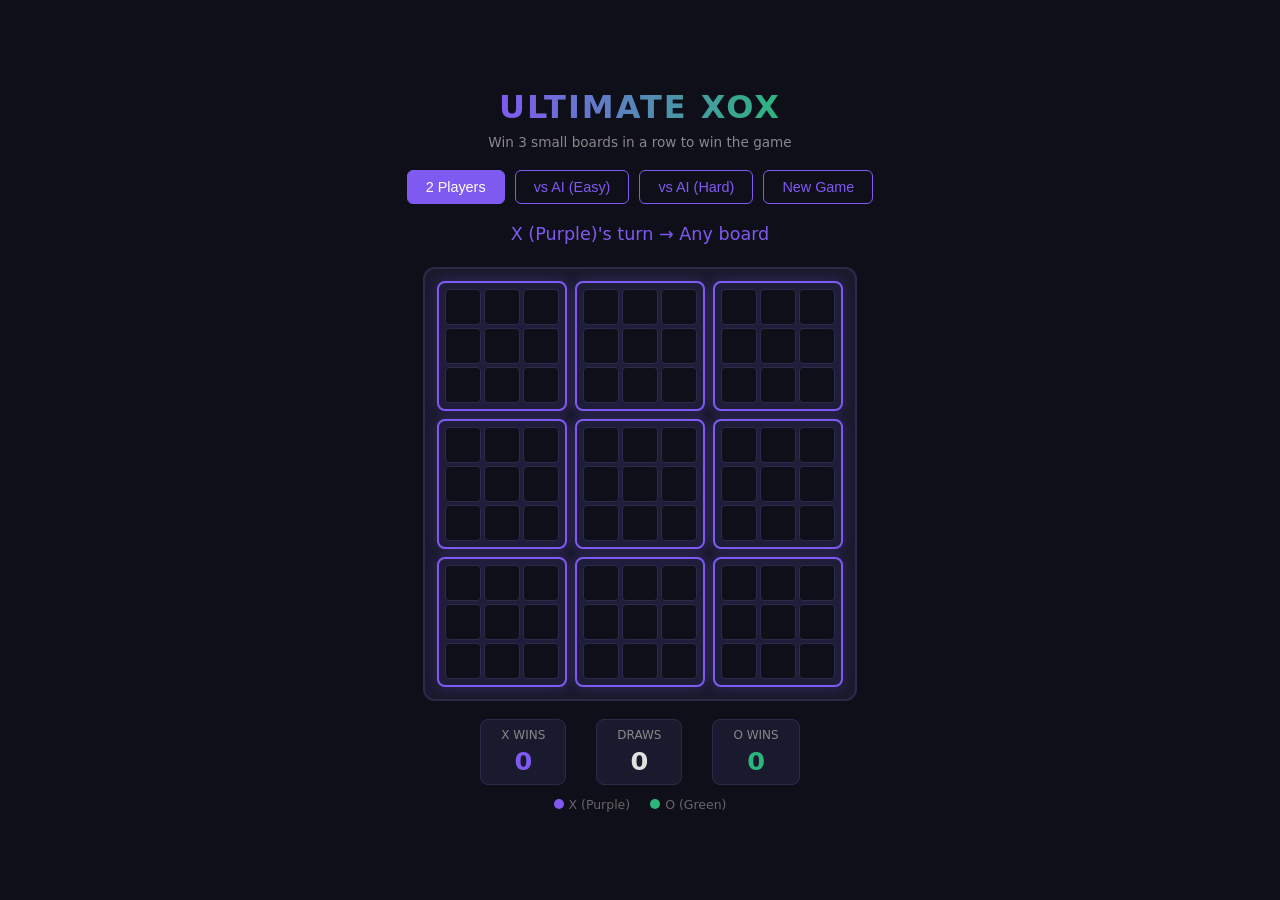
<file: index.html>
<!DOCTYPE html>
<html lang="en">
<head>
  <meta charset="UTF-8" />
  <meta name="viewport" content="width=device-width, initial-scale=1.0" />
  <title>Ultimate Tic-Tac-Toe</title>
  <style>
    *, *::before, *::after { box-sizing: border-box; margin: 0; padding: 0; }

    body {
      background: #0f0f1a;
      color: #e0e0e0;
      font-family: 'Segoe UI', system-ui, sans-serif;
      min-height: 100vh;
      display: flex;
      flex-direction: column;
      align-items: center;
      justify-content: center;
      padding: 20px;
    }

    h1 {
      font-size: 2rem;
      letter-spacing: 2px;
      margin-bottom: 8px;
      background: linear-gradient(90deg, #7f5af0, #2cb67d);
      -webkit-background-clip: text;
      -webkit-text-fill-color: transparent;
    }

    .subtitle {
      font-size: 0.85rem;
      color: #888;
      margin-bottom: 20px;
    }

    .controls {
      display: flex;
      gap: 10px;
      margin-bottom: 20px;
      flex-wrap: wrap;
      justify-content: center;
    }

    button {
      padding: 8px 18px;
      border: 1px solid #7f5af0;
      border-radius: 6px;
      background: transparent;
      color: #7f5af0;
      cursor: pointer;
      font-size: 0.9rem;
      transition: all 0.2s;
    }

    button:hover { background: #7f5af0; color: #fff; }
    button.active { background: #7f5af0; color: #fff; }

    #status {
      font-size: 1.1rem;
      margin-bottom: 16px;
      min-height: 1.5em;
      text-align: center;
    }

    .x-turn  { color: #7f5af0; }
    .o-turn  { color: #2cb67d; }
    .x-wins  { color: #7f5af0; font-weight: bold; }
    .o-wins  { color: #2cb67d; font-weight: bold; }
    .draw    { color: #f5a623; font-weight: bold; }

    /* Outer 3×3 grid */
    #ultimate-board {
      display: grid;
      grid-template-columns: repeat(3, 1fr);
      gap: 8px;
      padding: 12px;
      background: #1a1a2e;
      border-radius: 12px;
      border: 2px solid #2a2a4a;
    }

    /* Each small board */
    .small-board {
      display: grid;
      grid-template-columns: repeat(3, 1fr);
      gap: 3px;
      padding: 6px;
      border-radius: 8px;
      background: #16213e;
      border: 2px solid #2a2a4a;
      transition: border-color 0.3s, background 0.3s;
      position: relative;
    }

    .small-board.active-board {
      border-color: #7f5af0;
      background: #1e1e3a;
      box-shadow: 0 0 12px #7f5af040;
    }

    .small-board.won-x {
      background: #1a0f2e;
      border-color: #7f5af0;
    }

    .small-board.won-o {
      background: #0f1e1a;
      border-color: #2cb67d;
    }

    .small-board.drawn {
      background: #1a1510;
      border-color: #f5a623;
    }

    /* Board winner overlay */
    .board-winner {
      position: absolute;
      inset: 0;
      display: flex;
      align-items: center;
      justify-content: center;
      font-size: 3rem;
      font-weight: 900;
      border-radius: 6px;
      pointer-events: none;
      opacity: 0.85;
    }

    .board-winner.x { color: #7f5af0; text-shadow: 0 0 20px #7f5af0; }
    .board-winner.o { color: #2cb67d; text-shadow: 0 0 20px #2cb67d; }
    .board-winner.draw { color: #f5a623; font-size: 1.5rem; }

    /* Cells */
    .cell {
      width: 36px;
      height: 36px;
      display: flex;
      align-items: center;
      justify-content: center;
      border-radius: 4px;
      background: #0f0f1a;
      font-size: 1.2rem;
      font-weight: 800;
      cursor: pointer;
      transition: background 0.15s, transform 0.1s;
      border: 1px solid #2a2a4a;
      user-select: none;
    }

    .cell:hover:not(.taken) { background: #2a2a4a; transform: scale(1.08); }
    .cell.x { color: #7f5af0; cursor: default; }
    .cell.o { color: #2cb67d; cursor: default; }
    .cell.taken { cursor: default; }
    .cell.winning { background: #2a1a4a; }
    .cell.winning.o { background: #0f2a20; }

    .scores {
      display: flex;
      gap: 30px;
      margin-top: 18px;
    }

    .score-box {
      text-align: center;
      padding: 8px 20px;
      border-radius: 8px;
      background: #1a1a2e;
      border: 1px solid #2a2a4a;
    }

    .score-box .label { font-size: 0.75rem; color: #888; margin-bottom: 4px; }
    .score-box .value { font-size: 1.6rem; font-weight: 700; }
    .score-box.x .value { color: #7f5af0; }
    .score-box.o .value { color: #2cb67d; }

    .legend {
      display: flex;
      gap: 20px;
      margin-top: 12px;
      font-size: 0.78rem;
      color: #666;
    }
    .legend span { display: flex; align-items: center; gap: 5px; }
    .dot { width: 10px; height: 10px; border-radius: 50%; }
    .dot.x { background: #7f5af0; }
    .dot.o { background: #2cb67d; }
  </style>
</head>
<body>

<h1>ULTIMATE XOX</h1>
<p class="subtitle">Win 3 small boards in a row to win the game</p>

<div class="controls">
  <button id="btn-pvp" class="active" onclick="setMode('pvp')">2 Players</button>
  <button id="btn-ai-easy" onclick="setMode('ai-easy')">vs AI (Easy)</button>
  <button id="btn-ai-hard" onclick="setMode('ai-hard')">vs AI (Hard)</button>
  <button onclick="resetGame()">New Game</button>
</div>

<div id="status" class="x-turn">X's turn — click any board to start</div>

<div id="ultimate-board"></div>

<div class="scores">
  <div class="score-box x">
    <div class="label">X WINS</div>
    <div class="value" id="score-x">0</div>
  </div>
  <div class="score-box">
    <div class="label">DRAWS</div>
    <div class="value" id="score-d">0</div>
  </div>
  <div class="score-box o">
    <div class="label">O WINS</div>
    <div class="value" id="score-o">0</div>
  </div>
</div>

<div class="legend">
  <span><div class="dot x"></div> X (Purple)</span>
  <span><div class="dot o"></div> O (Green)</span>
</div>

<script>
const WINS = [[0,1,2],[3,4,5],[6,7,8],[0,3,6],[1,4,7],[2,5,8],[0,4,8],[2,4,6]];

let mode = 'pvp';
let currentPlayer = 'X';
let activeBoard = null; // null = any board
let bigBoard = Array(9).fill(null);   // winner of each small board
let smallBoards = Array.from({length:9}, () => Array(9).fill(null));
let gameOver = false;
let scores = {X:0, O:0, D:0};

function setMode(m) {
  mode = m;
  document.querySelectorAll('.controls button').forEach(b => b.classList.remove('active'));
  document.getElementById('btn-' + m).classList.add('active');
  resetGame();
}

function checkWinner(board) {
  for (const [a,b,c] of WINS) {
    if (board[a] && board[a] === board[b] && board[b] === board[c])
      return { winner: board[a], line: [a,b,c] };
  }
  return board.every(c => c) ? { winner: 'D', line: [] } : null;
}

function resetGame() {
  currentPlayer = 'X';
  activeBoard = null;
  bigBoard = Array(9).fill(null);
  smallBoards = Array.from({length:9}, () => Array(9).fill(null));
  gameOver = false;
  renderBoard();
  updateStatus();
}

function renderBoard() {
  const container = document.getElementById('ultimate-board');
  container.innerHTML = '';

  for (let bi = 0; bi < 9; bi++) {
    const sb = document.createElement('div');
    sb.className = 'small-board';
    sb.dataset.board = bi;

    const result = bigBoard[bi];
    if (!result) {
      const isActive = !gameOver && (activeBoard === null || activeBoard === bi);
      if (isActive) sb.classList.add('active-board');
    } else {
      sb.classList.add(result === 'D' ? 'drawn' : (result === 'X' ? 'won-x' : 'won-o'));
      const ov = document.createElement('div');
      ov.className = 'board-winner ' + (result === 'D' ? 'draw' : result.toLowerCase());
      ov.textContent = result === 'D' ? '—' : result;
      sb.appendChild(ov);
    }

    const winResult = result && result !== 'D' ? checkWinner(smallBoards[bi]) : null;

    for (let ci = 0; ci < 9; ci++) {
      const cell = document.createElement('div');
      cell.className = 'cell';
      cell.dataset.cell = ci;
      const val = smallBoards[bi][ci];
      if (val) {
        cell.textContent = val;
        cell.classList.add(val.toLowerCase(), 'taken');
        if (winResult && winResult.line.includes(ci)) cell.classList.add('winning');
      } else if (!result && !gameOver && (activeBoard === null || activeBoard === bi)) {
        cell.addEventListener('click', () => handleClick(bi, ci));
      }
      sb.appendChild(cell);
    }

    container.appendChild(sb);
  }
}

function handleClick(bi, ci) {
  if (gameOver) return;
  if (bigBoard[bi]) return;
  if (activeBoard !== null && activeBoard !== bi) return;
  if (smallBoards[bi][ci]) return;

  smallBoards[bi][ci] = currentPlayer;

  const sbResult = checkWinner(smallBoards[bi]);
  if (sbResult) bigBoard[bi] = sbResult.winner;

  const bigResult = checkWinner(bigBoard);
  if (bigResult) {
    gameOver = true;
    if (bigResult.winner === 'D') {
      scores.D++;
      document.getElementById('score-d').textContent = scores.D;
      setStatus('draw', "It's a draw!");
    } else {
      scores[bigResult.winner]++;
      document.getElementById('score-' + bigResult.winner.toLowerCase()).textContent = scores[bigResult.winner];
      setStatus(bigResult.winner === 'X' ? 'x-wins' : 'o-wins', `${bigResult.winner} wins the game! 🎉`);
    }
    renderBoard();
    return;
  }

  // Determine next active board
  if (bigBoard[ci]) {
    activeBoard = null; // target board is won — free choice
  } else {
    activeBoard = ci;
  }

  currentPlayer = currentPlayer === 'X' ? 'O' : 'X';
  renderBoard();
  updateStatus();

  if (!gameOver && mode !== 'pvp' && currentPlayer === 'O') {
    setTimeout(doAIMove, 400);
  }
}

function updateStatus() {
  if (gameOver) return;
  const who = currentPlayer === 'X' ? "X (Purple)" : "O (Green)";
  const where = activeBoard !== null ? `→ Board ${activeBoard + 1}` : '→ Any board';
  setStatus(currentPlayer === 'X' ? 'x-turn' : 'o-turn', `${who}'s turn  ${where}`);
}

function setStatus(cls, text) {
  const el = document.getElementById('status');
  el.className = cls;
  el.textContent = text;
}

// ── AI ──────────────────────────────────────────────────────────────────────

function getAvailableMoves() {
  const moves = [];
  const boards = activeBoard !== null ? [activeBoard] : [...Array(9).keys()];
  for (const bi of boards) {
    if (bigBoard[bi]) continue;
    for (let ci = 0; ci < 9; ci++) {
      if (!smallBoards[bi][ci]) moves.push([bi, ci]);
    }
  }
  return moves;
}

function doAIMove() {
  if (gameOver) return;
  const moves = getAvailableMoves();
  if (!moves.length) return;

  let chosen;
  if (mode === 'ai-easy') {
    chosen = moves[Math.floor(Math.random() * moves.length)];
  } else {
    chosen = getBestMove(moves);
  }
  handleClick(chosen[0], chosen[1]);
}

function getBestMove(moves) {
  // Try to win a small board
  for (const [bi, ci] of moves) {
    const test = [...smallBoards[bi]];
    test[ci] = 'O';
    const r = checkWinner(test);
    if (r && r.winner === 'O') return [bi, ci];
  }
  // Block X from winning a small board
  for (const [bi, ci] of moves) {
    const test = [...smallBoards[bi]];
    test[ci] = 'X';
    const r = checkWinner(test);
    if (r && r.winner === 'X') return [bi, ci];
  }
  // Prefer center cells
  const centers = moves.filter(([,ci]) => ci === 4);
  if (centers.length) return centers[Math.floor(Math.random() * centers.length)];
  // Prefer sending opponent to a won/full board (free move next)
  const free = moves.filter(([,ci]) => !!bigBoard[ci]);
  if (free.length) return free[Math.floor(Math.random() * free.length)];
  // Random
  return moves[Math.floor(Math.random() * moves.length)];
}

// Init
resetGame();
</script>
</body>
</html>
</file>
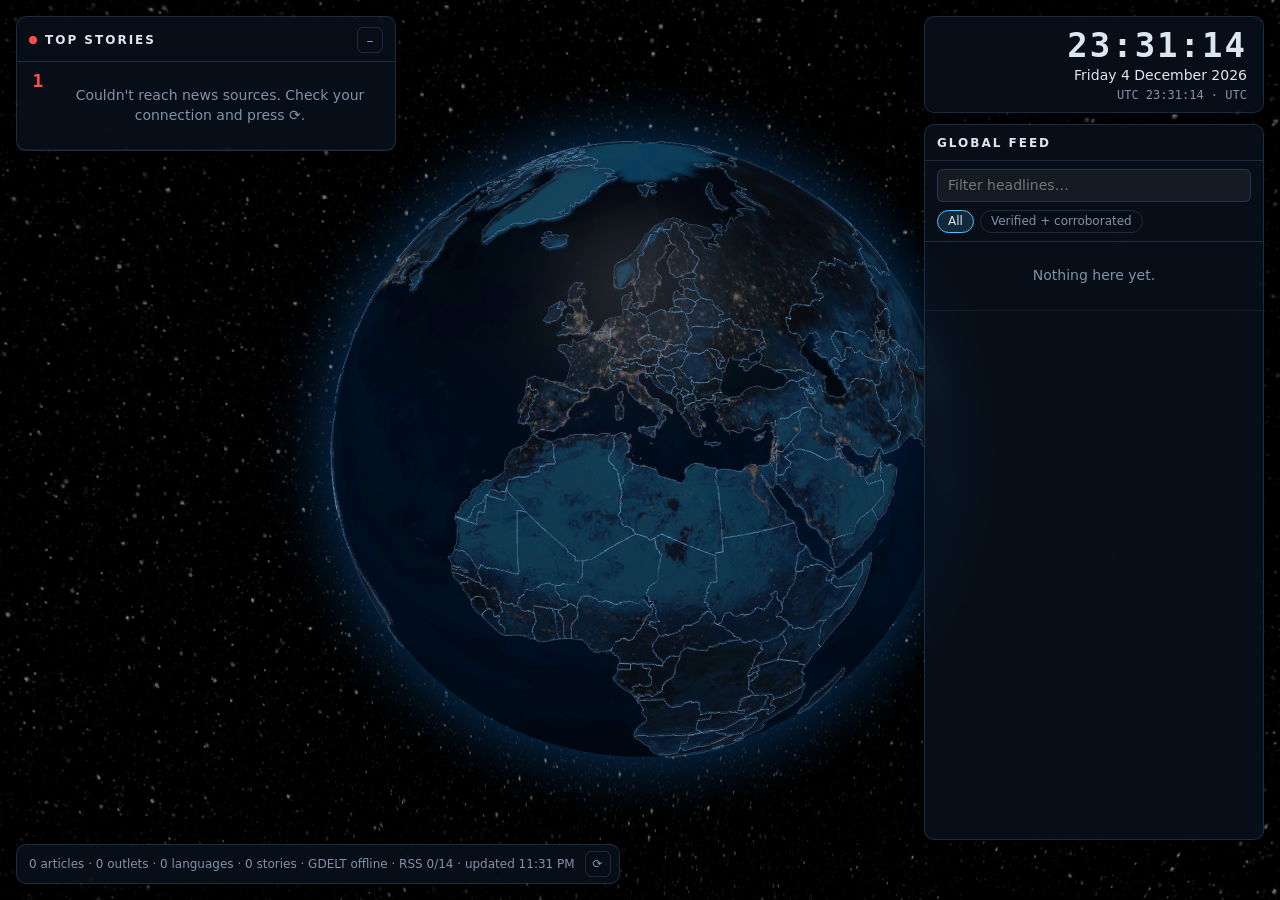
<file: military-news/index.html>
<!DOCTYPE html>
<html lang="en">
<head>
  <meta charset="UTF-8" />
  <meta name="viewport" content="width=device-width, initial-scale=1.0" />
  <title>Global Military Watch</title>
  <link rel="stylesheet" href="style.css" />
</head>
<body>
  <div id="globe"></div>

  <!-- Top left: most important stories -->
  <section id="top-stories" class="panel">
    <header class="panel-head">
      <h2><span class="dot live"></span>Top Stories</h2>
      <button id="toggle-top" class="icon-btn" title="Collapse">–</button>
    </header>
    <ol id="top-list" class="news-list"></ol>
  </section>

  <!-- Top right: clock -->
  <section id="clock" class="panel">
    <div id="clock-time">--:--:--</div>
    <div id="clock-date">&nbsp;</div>
    <div id="clock-utc">&nbsp;</div>
  </section>

  <!-- Right: feed for the world or a selected country -->
  <section id="feed" class="panel">
    <header class="panel-head">
      <h2 id="feed-title">Global Feed</h2>
      <button id="feed-clear" class="icon-btn" title="Back to global feed" hidden>✕</button>
    </header>
    <div class="feed-tools">
      <input id="feed-search" type="search" placeholder="Filter headlines…" autocomplete="off" />
      <div class="chips" role="tablist">
        <button class="chip active" data-filter="all">All</button>
        <button class="chip" data-filter="confirmed">Verified + corroborated</button>
      </div>
    </div>
    <div id="feed-status" class="feed-status"></div>
    <ul id="feed-list" class="news-list"></ul>
  </section>

  <!-- Bottom left: source status -->
  <footer id="status" class="panel">
    <span id="status-text">Starting…</span>
    <button id="refresh" class="icon-btn" title="Refresh now">⟳</button>
  </footer>

  <div id="windows"></div>

  <script src="vendor/globe.gl.min.js"></script>
  <script src="vendor/topojson-client.min.js"></script>
  <script src="countries.js"></script>
  <script src="app.js"></script>
</body>
</html>
</file>
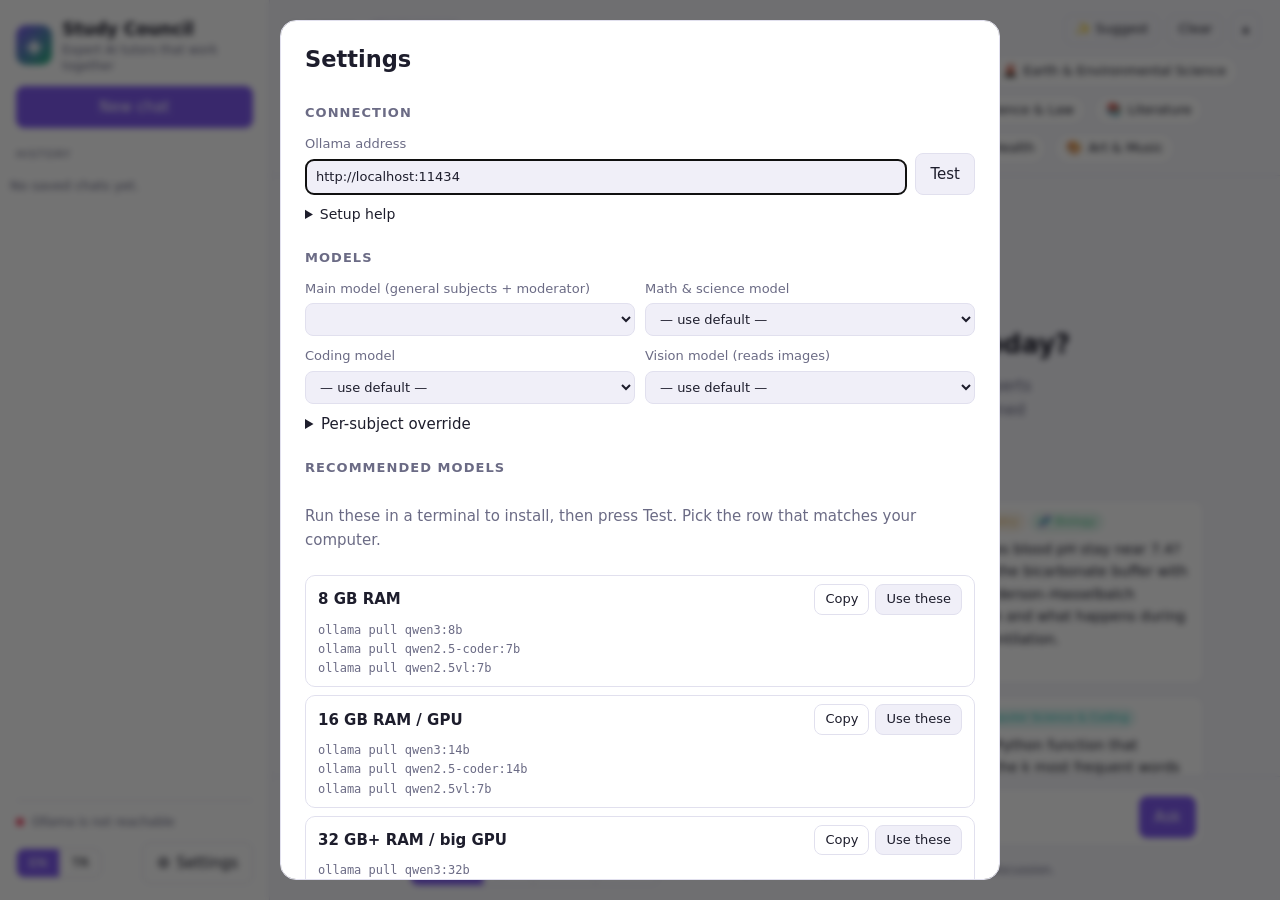
<file: study-council/index.html>
<!DOCTYPE html>
<html lang="en">
<head>
  <meta charset="UTF-8" />
  <meta name="viewport" content="width=device-width, initial-scale=1.0" />
  <title>Study Council</title>
  <link rel="stylesheet" href="vendor/katex.min.css" />
  <link rel="stylesheet" href="vendor/hljs/github-dark.min.css" />
  <link rel="stylesheet" href="style.css" />
</head>
<body>
  <div class="app">
    <aside class="sidebar" id="sidebar">
      <div class="brand">
        <div class="logo">◈</div>
        <div>
          <div class="brand-name">Study Council</div>
          <div class="brand-tag" data-i18n="tagline"></div>
        </div>
      </div>
      <button class="btn primary wide" id="newChat" data-i18n="newChat"></button>
      <div class="side-label" data-i18n="history"></div>
      <div class="history" id="history"></div>
      <div class="side-foot">
        <div class="status" id="status"><span class="dot"></span><span class="status-text">…</span></div>
        <div class="side-row">
          <div class="seg" id="langSeg">
            <button data-lang="en">EN</button><button data-lang="tr">TR</button>
          </div>
          <button class="btn ghost" id="openSettings">⚙ <span data-i18n="settings"></span></button>
        </div>
      </div>
    </aside>

    <main class="main">
      <header class="topbar">
        <div class="subjects-head">
          <button class="btn ghost icon only-mobile" id="toggleSidebar" aria-label="Menu">☰</button>
          <span class="label" data-i18n="subjects"></span>
          <span class="mode-badge" id="modeBadge"></span>
          <span class="spacer"></span>
          <button class="btn ghost small" id="suggestBtn" data-i18n="suggest"></button>
          <button class="btn ghost small" id="clearSubjects" data-i18n="clear"></button>
          <button class="btn ghost small icon" id="collapseSubjects" aria-label="Collapse">▴</button>
        </div>
        <div class="subjects" id="subjects"></div>
      </header>

      <section class="thread" id="thread"></section>

      <footer class="composer">
        <div class="thumbs" id="thumbs"></div>
        <div class="composer-box" id="dropZone">
          <button class="btn ghost icon" id="attachBtn" data-i18n-title="attach">📎</button>
          <input type="file" id="fileInput" accept="image/*" multiple hidden />
          <textarea id="input" rows="1"></textarea>
          <button class="btn primary" id="sendBtn" data-i18n="send"></button>
        </div>
        <div class="composer-meta">
          <span class="label" data-i18n="output"></span>
          <div class="seg" id="outputSeg">
            <button data-out="answer" data-i18n="outAnswer"></button>
            <button data-out="doc" data-i18n="outDoc"></button>
            <button data-out="sheet" data-i18n="outSheet"></button>
            <button data-out="slides" data-i18n="outSlides"></button>
          </div>
          <span class="hint" id="pickHint" data-i18n="pickHint"></span>
        </div>
      </footer>
    </main>
  </div>

  <dialog id="settings">
    <form method="dialog" class="settings">
      <h2 data-i18n="settings"></h2>

      <h3 data-i18n="sConnection"></h3>
      <div class="row">
        <label class="grow"><span data-i18n="sHost"></span><input id="sHost" /></label>
        <button type="button" class="btn" id="sTest" data-i18n="sTest"></button>
      </div>
      <details class="help"><summary data-i18n="sSetup"></summary><div data-i18n-html="setupHelp"></div></details>

      <h3 data-i18n="sModels"></h3>
      <div class="grid2">
        <label><span data-i18n="sDefault"></span><select id="sDefault"></select></label>
        <label><span data-i18n="sMath"></span><select id="sMath"></select></label>
        <label><span data-i18n="sCode"></span><select id="sCode"></select></label>
        <label><span data-i18n="sVision"></span><select id="sVision"></select></label>
      </div>
      <details><summary data-i18n="sPerSubject"></summary><div class="grid2" id="perSubject"></div></details>

      <h3 data-i18n="sPresets"></h3>
      <p class="muted" data-i18n="sPresetHint"></p>
      <div id="presets"></div>

      <h3 data-i18n="sQuality"></h3>
      <label class="check"><input type="checkbox" id="sTools" /> <span data-i18n="sTools"></span></label>
      <label class="check"><input type="checkbox" id="sThink" /> <span data-i18n="sThink"></span></label>
      <label class="check"><input type="checkbox" id="sVerify" /> <span data-i18n="sVerify"></span></label>
      <div class="grid2">
        <label><span data-i18n="sRounds"></span>
          <select id="sRounds"><option value="0">0</option><option value="1">1</option><option value="2">2</option><option value="3">3</option></select></label>
        <label><span data-i18n="sCtx"></span>
          <select id="sCtx"><option>8192</option><option>16384</option><option>32768</option><option>65536</option></select></label>
      </div>

      <div class="dialog-actions"><button class="btn primary" data-i18n="sClose"></button></div>
    </form>
  </dialog>

  <script src="vendor/katex.min.js"></script>
  <script src="vendor/marked.min.js"></script>
  <script src="vendor/purify.min.js"></script>
  <script src="vendor/hljs/highlight.min.js"></script>
  <script src="vendor/math.min.js"></script>
  <script src="vendor/docx.iife.js"></script>
  <script src="vendor/xlsx.full.min.js"></script>
  <script src="vendor/pptxgen.bundle.js"></script>
  <script src="js/i18n.js"></script>
  <script src="js/subjects.js"></script>
  <script src="js/storage.js"></script>
  <script src="js/tools.js"></script>
  <script src="js/ollama.js"></script>
  <script src="js/render.js"></script>
  <script src="js/exporters.js"></script>
  <script src="js/council.js"></script>
  <script src="js/app.js"></script>
</body>
</html>
</file>
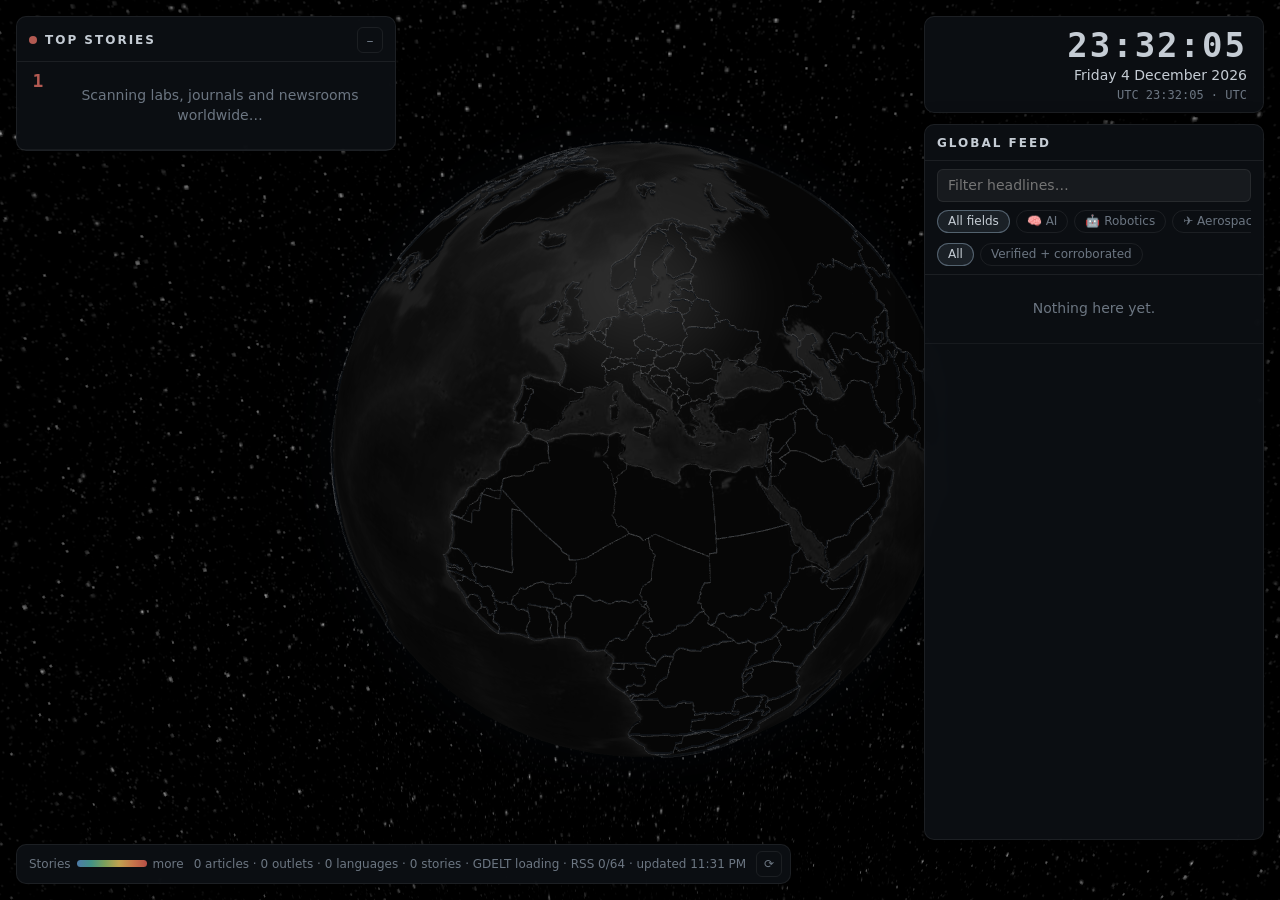
<file: tech-news/index.html>
<!DOCTYPE html>
<html lang="en">
<head>
  <meta charset="UTF-8" />
  <meta name="viewport" content="width=device-width, initial-scale=1.0" />
  <title>Tech &amp; Science Radar</title>
  <link rel="stylesheet" href="style.css" />
</head>
<body>
  <div id="globe"></div>

  <!-- Top left: most important stories -->
  <section id="top-stories" class="panel">
    <header class="panel-head">
      <h2><span class="dot live"></span><span id="top-title">Top Stories</span></h2>
      <button id="toggle-top" class="icon-btn" title="Collapse">–</button>
    </header>
    <ol id="top-list" class="news-list"></ol>
  </section>

  <!-- Top right: clock -->
  <section id="clock" class="panel">
    <div id="clock-time">--:--:--</div>
    <div id="clock-date">&nbsp;</div>
    <div id="clock-utc">&nbsp;</div>
  </section>

  <!-- Right: feed for the world or a selected country -->
  <section id="feed" class="panel">
    <header class="panel-head">
      <h2 id="feed-title">Global Feed</h2>
      <button id="feed-clear" class="icon-btn" title="Back to global feed" hidden>✕</button>
    </header>
    <div class="feed-tools">
      <input id="feed-search" type="search" placeholder="Filter headlines…" autocomplete="off" />
      <div id="topics" class="topic-row" aria-label="Fields"></div>
      <div class="chips" role="tablist">
        <button class="chip active" data-filter="all">All</button>
        <button class="chip" data-filter="confirmed">Verified + corroborated</button>
      </div>
    </div>
    <div id="feed-status" class="feed-status"></div>
    <ul id="feed-list" class="news-list"></ul>
  </section>

  <!-- Bottom left: source status -->
  <footer id="status" class="panel">
    <span class="legend" title="Countries are coloured by how many stories mention them">Stories <i class="legend-bar"></i> more</span>
    <span id="status-text">Starting…</span>
    <button id="refresh" class="icon-btn" title="Refresh now">⟳</button>
  </footer>

  <div id="windows"></div>

  <script src="vendor/globe.gl.min.js"></script>
  <script src="vendor/topojson-client.min.js"></script>
  <script src="countries.js"></script>
  <script src="topics.js"></script>
  <script src="app.js"></script>
</body>
</html>
</file>
<file: military-news/style.css>
:root {
  --bg: #03060c;
  --panel: rgba(10, 18, 30, 0.78);
  --panel-border: rgba(120, 180, 255, 0.18);
  --text: #dce6f2;
  --muted: #8193a8;
  --accent: #4fc3ff;
  --red: #ff4d4d;
  --verified: #2ecc71;
  --corroborated: #f1c40f;
  --single: #95a5a6;
  --state: #e67e22;
  --font: "Segoe UI", system-ui, -apple-system, Roboto, sans-serif;
  --mono: ui-monospace, "SF Mono", Consolas, monospace;
}

* { box-sizing: border-box; margin: 0; padding: 0; }
html, body { height: 100%; overflow: hidden; }
body { background: var(--bg); color: var(--text); font: 14px/1.4 var(--font); }
button { font: inherit; color: inherit; cursor: pointer; }
a { color: var(--accent); }

#globe { position: fixed; inset: 0; }

.panel {
  position: fixed;
  background: var(--panel);
  border: 1px solid var(--panel-border);
  border-radius: 10px;
  backdrop-filter: blur(8px);
  -webkit-backdrop-filter: blur(8px);
  box-shadow: 0 8px 30px rgba(0, 0, 0, 0.45);
  z-index: 10;
}
.panel-head {
  display: flex; align-items: center; justify-content: space-between;
  padding: 10px 12px 8px; border-bottom: 1px solid var(--panel-border);
}
.panel-head h2 {
  font-size: 12px; letter-spacing: 2px; text-transform: uppercase; font-weight: 700;
  display: flex; align-items: center; gap: 8px;
}
.icon-btn {
  background: transparent; border: 1px solid var(--panel-border); border-radius: 6px;
  width: 26px; height: 26px; line-height: 1; color: var(--muted);
}
.icon-btn:hover { color: var(--text); border-color: var(--accent); }

.dot { width: 8px; height: 8px; border-radius: 50%; background: var(--red); display: inline-block; }
.dot.live { animation: pulse 1.6s infinite; }
@keyframes pulse { 0%,100% { box-shadow: 0 0 0 0 rgba(255,77,77,.7); } 50% { box-shadow: 0 0 0 6px rgba(255,77,77,0); } }

/* ---------- top-left ---------- */
#top-stories { top: 16px; left: 16px; width: 380px; max-height: calc(100vh - 100px); display: flex; flex-direction: column; }
#top-stories.collapsed .news-list { display: none; }
#top-list { counter-reset: rank; }
#top-list li { counter-increment: rank; padding-left: 40px; position: relative; }
#top-list li::before {
  content: counter(rank); position: absolute; left: 10px; top: 10px;
  font: 700 18px/1 var(--mono); color: var(--accent); width: 22px; text-align: center;
}
#top-list li:first-child::before { color: var(--red); }

/* ---------- top-right clock ---------- */
#clock { top: 16px; right: 16px; width: 340px; padding: 10px 16px; text-align: right; }
#clock-time { font: 600 34px/1.1 var(--mono); letter-spacing: 2px; }
#clock-date { color: var(--text); font-size: 14px; margin-top: 2px; }
#clock-utc { color: var(--muted); font: 12px var(--mono); margin-top: 2px; }

/* ---------- right feed ---------- */
#feed { top: 124px; right: 16px; width: 340px; bottom: 60px; display: flex; flex-direction: column; }
.feed-tools { padding: 8px 12px; display: flex; flex-direction: column; gap: 8px; border-bottom: 1px solid var(--panel-border); }
#feed-search {
  width: 100%; background: rgba(255,255,255,0.05); color: var(--text);
  border: 1px solid var(--panel-border); border-radius: 6px; padding: 6px 10px; font: inherit;
}
#feed-search:focus { outline: none; border-color: var(--accent); }
.chips { display: flex; gap: 6px; flex-wrap: wrap; }
.chip {
  background: transparent; border: 1px solid var(--panel-border); border-radius: 999px;
  padding: 2px 10px; font-size: 12px; color: var(--muted);
}
.chip.active { background: rgba(79,195,255,0.15); border-color: var(--accent); color: var(--text); }
.feed-status { padding: 6px 12px; font-size: 12px; color: var(--muted); }
.feed-status:empty { display: none; }

/* ---------- news lists ---------- */
.news-list { list-style: none; overflow-y: auto; flex: 1; min-height: 0; }
.news-list li {
  padding: 9px 12px; border-bottom: 1px solid rgba(255,255,255,0.05); cursor: pointer;
}
.news-list li:hover { background: rgba(79,195,255,0.08); }
.news-list .headline { font-weight: 600; font-size: 13.5px; }
.news-list .meta { display: flex; flex-wrap: wrap; gap: 6px; align-items: center; margin-top: 4px; font-size: 11.5px; color: var(--muted); }
.news-list .empty { color: var(--muted); cursor: default; text-align: center; padding: 24px 12px; }
.news-list::-webkit-scrollbar { width: 6px; }
.news-list::-webkit-scrollbar-thumb { background: rgba(255,255,255,0.15); border-radius: 3px; }

.badge {
  display: inline-block; padding: 1px 6px; border-radius: 4px; font-size: 10px; font-weight: 700;
  letter-spacing: .5px; text-transform: uppercase; border: 1px solid currentColor;
}
.badge.verified { color: var(--verified); }
.badge.corroborated { color: var(--corroborated); }
.badge.single { color: var(--single); }
.badge.state { color: var(--state); }
.tag { background: rgba(255,255,255,0.07); border-radius: 4px; padding: 0 5px; }

/* ---------- status bar ---------- */
#status {
  left: 16px; bottom: 16px; padding: 6px 8px 6px 12px; display: flex; align-items: center; gap: 10px;
  font-size: 12px; color: var(--muted); max-width: calc(100vw - 390px);
}

/* ---------- floating news windows ---------- */
.news-window {
  position: fixed; width: 420px; max-width: calc(100vw - 20px); max-height: 70vh;
  display: flex; flex-direction: column; z-index: 100;
  background: #0c1422; border: 1px solid rgba(79,195,255,0.4); border-radius: 10px;
  box-shadow: 0 16px 50px rgba(0,0,0,0.6);
  animation: pop .15s ease-out;
}
@keyframes pop { from { transform: scale(.95); opacity: 0; } to { transform: scale(1); opacity: 1; } }
.news-window .win-bar {
  display: flex; align-items: center; gap: 8px; padding: 8px 10px; cursor: grab;
  background: rgba(79,195,255,0.1); border-bottom: 1px solid rgba(79,195,255,0.25);
  border-radius: 10px 10px 0 0; user-select: none; touch-action: none;
}
.news-window.dragging .win-bar { cursor: grabbing; }
.news-window .win-title { flex: 1; font-size: 11px; letter-spacing: 1.5px; text-transform: uppercase; color: var(--muted); white-space: nowrap; overflow: hidden; text-overflow: ellipsis; }
.news-window .win-body { padding: 12px 14px 14px; overflow-y: auto; }
.news-window img.hero { width: 100%; max-height: 180px; object-fit: cover; border-radius: 6px; margin-bottom: 10px; background: #111; }
.news-window h3 { font-size: 17px; line-height: 1.3; margin-bottom: 6px; }
.news-window .orig { font-size: 12px; color: var(--muted); font-style: italic; margin-bottom: 8px; }
.news-window .desc { font-size: 13px; margin: 8px 0; color: #c4d0de; }
.news-window .meta { display: flex; flex-wrap: wrap; gap: 6px; align-items: center; font-size: 12px; color: var(--muted); }
.news-window .verify { margin-top: 12px; padding: 10px; border-radius: 8px; background: rgba(255,255,255,0.04); }
.news-window .verify h4 { font-size: 11px; letter-spacing: 1.5px; text-transform: uppercase; color: var(--muted); margin-bottom: 6px; }
.news-window .meter { height: 6px; background: rgba(255,255,255,0.1); border-radius: 3px; overflow: hidden; margin: 6px 0 8px; }
.news-window .meter > div { height: 100%; }
.news-window .sources { list-style: none; font-size: 12px; max-height: 160px; overflow-y: auto; }
.news-window .sources li { padding: 3px 0; border-top: 1px solid rgba(255,255,255,0.05); display: flex; gap: 6px; }
.news-window .sources a { overflow: hidden; text-overflow: ellipsis; white-space: nowrap; flex: 1; }
.news-window .note { font-size: 11px; color: var(--muted); margin-top: 6px; }
.news-window .open-btn {
  display: inline-block; margin-top: 12px; padding: 7px 14px; border-radius: 6px;
  background: var(--accent); color: #031018; font-weight: 700; text-decoration: none;
}

/* ---------- globe tooltip ---------- */
.globe-tip {
  background: rgba(10,18,30,0.92); border: 1px solid var(--panel-border); border-radius: 6px;
  padding: 6px 10px; font: 13px var(--font); color: var(--text);
}
.globe-tip b { display: block; }
.globe-tip span { color: var(--muted); font-size: 12px; }

/* ---------- small screens ---------- */
@media (max-width: 900px) {
  #top-stories { width: calc(100vw - 32px); max-height: 32vh; top: 92px; }
  #clock { left: 16px; right: 16px; width: auto; top: 16px; display: flex; align-items: baseline; justify-content: space-between; flex-wrap: wrap; gap: 0 10px; text-align: left; }
  #clock-time { font-size: 24px; }
  #clock-utc { width: 100%; }
  #feed { top: auto; height: 34vh; left: 16px; right: 16px; width: auto; bottom: 84px; }
  #status { max-width: calc(100vw - 32px); }
}
.untranslated { color: #e0a96d; }
</file>
<file: study-council/style.css>
:root {
  --bg: #0f0f1a;
  --panel: #161627;
  --panel2: #1d1d33;
  --line: #2a2a45;
  --fg: #e8e8f0;
  --muted: #9393ad;
  --accent: #7f5af0;
  --accent2: #2cb67d;
  --danger: #ef4565;
  --radius: 12px;
  color-scheme: dark;
}
@media (prefers-color-scheme: light) {
  :root {
    --bg: #f6f6fb; --panel: #ffffff; --panel2: #f0eff8; --line: #e1e0ee;
    --fg: #1d1d2c; --muted: #6b6b85; color-scheme: light;
  }
}

*, *::before, *::after { box-sizing: border-box; }
html, body { height: 100%; margin: 0; }
body {
  background: var(--bg);
  color: var(--fg);
  font: 15px/1.6 'Segoe UI', system-ui, -apple-system, sans-serif;
  overflow: hidden;
}
button, input, select, textarea { font: inherit; color: inherit; }
a { color: var(--accent); }
code { font-family: 'JetBrains Mono', Consolas, monospace; font-size: 0.9em; }

.app { display: flex; height: 100vh; height: 100dvh; }

/* ---------- Buttons ---------- */
.btn {
  border: 1px solid var(--line); background: var(--panel2); border-radius: 8px;
  padding: 8px 14px; cursor: pointer; transition: background .15s, border-color .15s, opacity .15s;
  display: inline-flex; align-items: center; gap: 6px; white-space: nowrap;
}
.btn:hover { border-color: var(--accent); }
.btn:disabled { opacity: .6; cursor: wait; }
.btn.primary { background: var(--accent); border-color: var(--accent); color: #fff; }
.btn.primary:hover { filter: brightness(1.1); }
.btn.danger { background: var(--danger); border-color: var(--danger); }
.btn.ghost { background: transparent; }
.btn.small { padding: 4px 10px; font-size: 13px; }
.btn.icon { padding: 6px 10px; }
.btn.wide { width: 100%; justify-content: center; }

.seg { display: inline-flex; border: 1px solid var(--line); border-radius: 8px; overflow: hidden; }
.seg button { border: 0; background: transparent; padding: 4px 12px; cursor: pointer; font-size: 13px; }
.seg button + button { border-left: 1px solid var(--line); }
.seg button.on { background: var(--accent); color: #fff; }

.spacer { flex: 1; }
.muted { color: var(--muted); }
.small { font-size: 13px; }
.hint { color: var(--muted); font-size: 12px; }
.label { color: var(--muted); font-size: 12px; text-transform: uppercase; letter-spacing: .08em; }

/* ---------- Sidebar ---------- */
.sidebar {
  width: 270px; flex-shrink: 0; background: var(--panel); border-right: 1px solid var(--line);
  display: flex; flex-direction: column; padding: 16px; gap: 12px;
}
.brand { display: flex; gap: 10px; align-items: center; }
.logo, .welcome-logo {
  width: 40px; height: 40px; border-radius: 10px; display: grid; place-items: center; font-size: 22px; color: #fff;
  background: linear-gradient(135deg, var(--accent), var(--accent2));
}
.brand-name { font-weight: 700; font-size: 17px; }
.brand-tag { color: var(--muted); font-size: 12px; line-height: 1.3; }
.side-label { color: var(--muted); font-size: 11px; text-transform: uppercase; letter-spacing: .1em; margin-top: 6px; }
.history { flex: 1; overflow-y: auto; display: flex; flex-direction: column; gap: 2px; margin: 0 -6px; }
.hist {
  position: relative; padding: 8px 28px 8px 10px; border-radius: 8px; cursor: pointer;
}
.hist:hover, .hist.on { background: var(--panel2); }
.hist-title { white-space: nowrap; overflow: hidden; text-overflow: ellipsis; font-size: 14px; }
.hist-icons { font-size: 12px; }
.hist .del {
  position: absolute; right: 6px; top: 8px; border: 0; background: none; color: var(--muted);
  cursor: pointer; opacity: 0; font-size: 16px;
}
.hist:hover .del { opacity: 1; }
.hist .del:hover { color: var(--danger); }
.side-foot { display: flex; flex-direction: column; gap: 10px; border-top: 1px solid var(--line); padding-top: 12px; }
.side-row { display: flex; justify-content: space-between; align-items: center; gap: 8px; }
.status { display: flex; align-items: center; gap: 8px; font-size: 12px; color: var(--muted); }
.status .dot { width: 8px; height: 8px; border-radius: 50%; background: var(--muted); }
.status.ok .dot { background: var(--accent2); box-shadow: 0 0 8px var(--accent2); }
.status.bad .dot { background: var(--danger); }

/* ---------- Main ---------- */
.main { flex: 1; display: flex; flex-direction: column; min-width: 0; }
.topbar { padding: 12px 20px 10px; border-bottom: 1px solid var(--line); background: var(--bg); }
.subjects-head { display: flex; align-items: center; gap: 8px; margin-bottom: 8px; }
.mode-badge { white-space: nowrap; font-size: 12px; padding: 2px 10px; border-radius: 99px; background: var(--panel2); color: var(--muted); }
.mode-badge:empty { display: none; }
.mode-badge.panel { background: color-mix(in srgb, var(--accent) 25%, transparent); color: var(--fg); }
.subjects { display: flex; flex-wrap: wrap; gap: 6px; max-height: 140px; overflow-y: auto; }
.subjects-collapsed .subjects { display: none; }
.subjects-collapsed .subjects-head { margin-bottom: 0; }
.chip {
  --c: var(--accent);
  display: inline-flex; align-items: center; gap: 6px; padding: 5px 12px; border-radius: 99px; cursor: pointer;
  border: 1px solid var(--line); background: var(--panel); font-size: 13px; transition: all .15s;
}
.chip:hover { border-color: var(--c); }
.chip.on { background: color-mix(in srgb, var(--c) 22%, var(--panel)); border-color: var(--c); }
.chip-icon { color: var(--c); font-weight: 700; min-width: 1.2em; text-align: center; }

/* ---------- Thread ---------- */
.thread { flex: 1; overflow-y: auto; padding: 24px max(20px, calc((100% - 860px) / 2)); scroll-behavior: smooth; }
.welcome { text-align: center; padding: 6vh 0 20px; }
.welcome-logo { margin: 0 auto 14px; width: 56px; height: 56px; font-size: 30px; border-radius: 16px; }
.welcome h1 { margin: 0 0 8px; font-size: 26px; }
.welcome p { color: var(--muted); max-width: 560px; margin: 0 auto 26px; }
.examples { display: grid; grid-template-columns: repeat(auto-fill, minmax(250px, 1fr)); gap: 10px; margin-top: 10px; text-align: left; }
.example {
  background: var(--panel); border: 1px solid var(--line); border-radius: var(--radius); padding: 12px 14px;
  cursor: pointer; text-align: left; font-size: 14px; transition: border-color .15s, transform .15s;
  display: flex; flex-direction: column; justify-content: flex-start;
}
.example:hover { border-color: var(--accent); transform: translateY(-1px); }
.ex-subjects { display: flex; flex-wrap: wrap; gap: 4px; margin-bottom: 6px; }
.ex-subjects span, .tag {
  --c: var(--accent);
  font-size: 11px; padding: 1px 8px; border-radius: 99px; color: var(--c);
  background: color-mix(in srgb, var(--c) 15%, transparent);
}

.msg.user { display: flex; flex-direction: column; align-items: flex-end; margin: 18px 0 14px; }
.user-meta { display: flex; gap: 4px; margin-bottom: 4px; flex-wrap: wrap; justify-content: flex-end; }
.bubble {
  background: var(--accent); color: #fff; padding: 10px 16px; border-radius: 16px 16px 4px 16px;
  max-width: 85%; white-space: pre-wrap; word-wrap: break-word;
}
.user-images { display: flex; gap: 6px; margin-bottom: 8px; flex-wrap: wrap; }
.user-images img { max-height: 140px; border-radius: 8px; }

.divider { display: flex; align-items: center; gap: 12px; color: var(--muted); font-size: 12px; text-transform: uppercase; letter-spacing: .1em; margin: 20px 0 10px; }
.divider::before, .divider::after { content: ''; flex: 1; height: 1px; background: var(--line); }

.post {
  --c: var(--accent);
  background: var(--panel); border: 1px solid var(--line); border-left: 3px solid var(--c);
  border-radius: var(--radius); padding: 12px 16px; margin: 10px 0;
}
.post.moderator { --c: var(--accent2); border: 1px solid color-mix(in srgb, var(--accent2) 50%, var(--line)); border-left: 3px solid var(--accent2); box-shadow: 0 6px 30px -12px color-mix(in srgb, var(--accent2) 50%, transparent); }
.post.check { --c: #e4b363; background: var(--panel2); }
.post.system { --c: var(--muted); background: var(--panel2); font-size: 14px; }
.post.failed { border-left-color: var(--danger); }
.post-head { display: flex; align-items: center; gap: 8px; margin-bottom: 4px; }
.avatar {
  width: 28px; height: 28px; border-radius: 8px; display: grid; place-items: center; font-size: 14px; font-weight: 700;
  color: var(--c); background: color-mix(in srgb, var(--c) 18%, transparent);
}
.post-title { font-weight: 600; }
.model { color: var(--muted); font-size: 12px; font-family: Consolas, monospace; }
.state { margin-left: auto; color: var(--c); font-weight: 700; }
.typing { color: var(--muted); animation: pulse 1.4s infinite; }
@keyframes pulse { 50% { opacity: .4; } }
.spinner {
  display: inline-block; width: 14px; height: 14px; border: 2px solid var(--line); border-top-color: var(--accent);
  border-radius: 50%; animation: spin .8s linear infinite; vertical-align: middle;
}
@keyframes spin { to { transform: rotate(360deg); } }
.error { color: var(--danger); font-size: 14px; margin-top: 6px; }

.reasoning { margin: 6px 0; font-size: 13px; }
.reasoning summary, .tool summary { cursor: pointer; color: var(--muted); }
.reasoning-body {
  white-space: pre-wrap; color: var(--muted); max-height: 260px; overflow-y: auto; margin-top: 6px;
  padding: 8px 10px; border-left: 2px solid var(--line); font-size: 13px;
}
.tools { display: flex; flex-direction: column; gap: 4px; margin: 6px 0; }
.tool { font-size: 13px; background: var(--panel2); border-radius: 6px; padding: 4px 8px; }
.tool summary code { color: var(--fg); opacity: .8; }
.tool pre { margin: 6px 0 2px; white-space: pre-wrap; font-size: 12px; }

/* Markdown content */
.md { overflow-wrap: anywhere; }
.md > :first-child { margin-top: 0; }
.md > :last-child { margin-bottom: 0; }
.md h1, .md h2, .md h3 { line-height: 1.3; margin: 1em 0 .4em; }
.md h1 { font-size: 1.35em; } .md h2 { font-size: 1.2em; } .md h3 { font-size: 1.05em; }
.md p { margin: .5em 0; }
.md ul, .md ol { padding-left: 1.4em; }
.md li { margin: .2em 0; }
.md blockquote { border-left: 3px solid var(--line); margin: .6em 0; padding: .1em 1em; color: var(--muted); }
.md table { border-collapse: collapse; margin: .8em 0; display: block; overflow-x: auto; max-width: 100%; }
.md th, .md td { border: 1px solid var(--line); padding: 6px 10px; text-align: left; }
.md th { background: var(--panel2); }
.md pre { position: relative; background: #0b0b14; border: 1px solid var(--line); border-radius: 8px; padding: 12px; overflow-x: auto; }
.md pre code.hljs { background: transparent; padding: 0; }
.md :not(pre) > code { background: var(--panel2); padding: 1px 5px; border-radius: 4px; }
.md .katex-display { overflow-x: auto; overflow-y: hidden; padding: 4px 0; }
.md strong { color: color-mix(in srgb, var(--fg) 100%, var(--c)); }
.copy-code {
  position: absolute; top: 6px; right: 6px; font-size: 11px; padding: 2px 8px; border-radius: 6px;
  border: 1px solid var(--line); background: var(--panel2); cursor: pointer; opacity: 0; transition: opacity .15s;
}
.md pre:hover .copy-code { opacity: 1; }
.plot { margin: .8em 0; background: var(--panel2); border-radius: 8px; padding: 6px; }
.plot svg { width: 100%; height: auto; display: block; }
.plot .grid { stroke: var(--line); stroke-width: 1; }
.plot .axis { stroke: var(--muted); stroke-width: 1.5; }
.plot .tick { fill: var(--muted); font-size: 10px; }
.plot .legend { font-size: 12px; font-family: Consolas, monospace; }

.actions { display: flex; flex-wrap: wrap; gap: 6px; align-items: center; margin: 8px 0 24px; }

/* ---------- Composer ---------- */
.composer { padding: 10px max(20px, calc((100% - 860px) / 2)) 14px; border-top: 1px solid var(--line); background: var(--bg); }
.composer-box {
  display: flex; align-items: flex-end; gap: 8px; background: var(--panel); border: 1px solid var(--line);
  border-radius: 14px; padding: 8px; transition: border-color .15s;
}
.composer-box:focus-within, .composer-box.drag { border-color: var(--accent); }
.composer-box.drag { background: color-mix(in srgb, var(--accent) 10%, var(--panel)); }
#input { flex: 1; resize: none; border: 0; outline: 0; background: transparent; padding: 7px 4px; max-height: 220px; }
.composer-meta { display: flex; align-items: center; gap: 10px; margin-top: 8px; flex-wrap: wrap; }
.thumbs { display: flex; gap: 8px; margin-bottom: 8px; flex-wrap: wrap; }
.thumbs:empty { display: none; }
.thumb { position: relative; }
.thumb img { height: 64px; border-radius: 8px; border: 1px solid var(--line); display: block; }
.thumb button {
  position: absolute; top: -6px; right: -6px; width: 20px; height: 20px; border-radius: 50%; border: 0;
  background: var(--danger); color: #fff; cursor: pointer; line-height: 1; font-size: 13px;
}

/* ---------- Settings ---------- */
dialog {
  border: 1px solid var(--line); border-radius: 16px; background: var(--panel); color: var(--fg);
  width: min(720px, calc(100vw - 32px)); max-height: calc(100vh - 40px); padding: 0;
}
dialog::backdrop { background: rgba(0, 0, 0, .55); backdrop-filter: blur(3px); }
.settings { padding: 20px 24px; display: flex; flex-direction: column; gap: 8px; }
.settings h2 { margin: 0 0 4px; }
.settings h3 { margin: 14px 0 2px; font-size: 13px; color: var(--muted); text-transform: uppercase; letter-spacing: .08em; }
.settings label { display: flex; flex-direction: column; gap: 4px; font-size: 13px; color: var(--muted); }
.settings label.check { flex-direction: row; align-items: center; gap: 8px; color: var(--fg); font-size: 14px; }
.settings input:not([type=checkbox]), .settings select {
  background: var(--panel2); border: 1px solid var(--line); border-radius: 8px; padding: 7px 10px; color: var(--fg); width: 100%;
}
.settings .row { display: flex; gap: 8px; align-items: flex-end; }
.settings .grow { flex: 1; }
.grid2 { display: grid; grid-template-columns: 1fr 1fr; gap: 10px; }
details summary { cursor: pointer; }
.help { font-size: 14px; }
.help code { background: var(--panel2); padding: 1px 6px; border-radius: 4px; }
.preset { border: 1px solid var(--line); border-radius: 10px; padding: 8px 12px; margin-bottom: 8px; }
.preset-head { display: flex; align-items: center; gap: 6px; }
.preset pre { margin: 6px 0 0; font-size: 12px; color: var(--muted); white-space: pre-wrap; }
.dialog-actions { display: flex; justify-content: flex-end; margin-top: 12px; }

.toast {
  position: fixed; bottom: 24px; left: 50%; transform: translateX(-50%); background: var(--panel2);
  border: 1px solid var(--danger); padding: 10px 18px; border-radius: 10px; z-index: 50; max-width: 90vw;
  box-shadow: 0 8px 30px rgba(0, 0, 0, .4); transition: opacity .4s;
}
.toast.out { opacity: 0; }

.only-mobile { display: none; }

@media (max-width: 820px) {
  .only-mobile { display: inline-flex; }
  .sidebar {
    position: fixed; inset: 0 auto 0 0; z-index: 20; transform: translateX(-100%); transition: transform .2s;
    box-shadow: 0 0 40px rgba(0, 0, 0, .5);
  }
  .sidebar-open .sidebar { transform: none; }
  .topbar { padding: 10px 16px; }
  .subjects-head .label, .mode-badge { display: none; }
  .subjects { flex-wrap: nowrap; overflow-x: auto; max-height: none; padding-bottom: 4px; }
  .chip { flex-shrink: 0; }
  .thread, .composer { padding-left: 16px; padding-right: 16px; }
  .grid2 { grid-template-columns: 1fr; }
  .composer-meta .hint { display: none; }
  .bubble { max-width: 95%; }
}
</file>
<file: tech-news/style.css>
:root {
  --bg: #03060c;
  --panel: rgba(10, 18, 30, 0.78);
  --panel-border: rgba(120, 180, 255, 0.18);
  --text: #dce6f2;
  --muted: #8193a8;
  --accent: #4fc3ff;
  --red: #ff4d4d;
  --verified: #2ecc71;
  --corroborated: #f1c40f;
  --single: #95a5a6;
  --state: #e67e22;
  --font: "Segoe UI", system-ui, -apple-system, Roboto, sans-serif;
  --mono: ui-monospace, "SF Mono", Consolas, monospace;
}

* { box-sizing: border-box; margin: 0; padding: 0; }
html, body { height: 100%; overflow: hidden; }
body { background: var(--bg); color: var(--text); font: 14px/1.4 var(--font); }
button { font: inherit; color: inherit; cursor: pointer; }
a { color: var(--accent); }

#globe { position: fixed; inset: 0; }

.panel {
  position: fixed;
  background: var(--panel);
  border: 1px solid var(--panel-border);
  border-radius: 10px;
  backdrop-filter: blur(8px);
  -webkit-backdrop-filter: blur(8px);
  box-shadow: 0 8px 30px rgba(0, 0, 0, 0.45);
  z-index: 10;
}
.panel-head {
  display: flex; align-items: center; justify-content: space-between;
  padding: 10px 12px 8px; border-bottom: 1px solid var(--panel-border);
}
.panel-head h2 {
  font-size: 12px; letter-spacing: 2px; text-transform: uppercase; font-weight: 700;
  display: flex; align-items: center; gap: 8px;
}
.icon-btn {
  background: transparent; border: 1px solid var(--panel-border); border-radius: 6px;
  width: 26px; height: 26px; line-height: 1; color: var(--muted);
}
.icon-btn:hover { color: var(--text); border-color: var(--accent); }

.dot { width: 8px; height: 8px; border-radius: 50%; background: var(--red); display: inline-block; }
.dot.live { animation: pulse 1.6s infinite; }
@keyframes pulse { 0%,100% { box-shadow: 0 0 0 0 rgba(255,77,77,.7); } 50% { box-shadow: 0 0 0 6px rgba(255,77,77,0); } }

/* ---------- top-left ---------- */
#top-stories { top: 16px; left: 16px; width: 380px; max-height: calc(100vh - 100px); display: flex; flex-direction: column; }
#top-stories.collapsed .news-list { display: none; }
#top-list { counter-reset: rank; }
#top-list li { counter-increment: rank; padding-left: 40px; position: relative; }
#top-list li::before {
  content: counter(rank); position: absolute; left: 10px; top: 10px;
  font: 700 18px/1 var(--mono); color: var(--accent); width: 22px; text-align: center;
}
#top-list li:first-child::before { color: var(--red); }

/* ---------- top-right clock ---------- */
#clock { top: 16px; right: 16px; width: 340px; padding: 10px 16px; text-align: right; }
#clock-time { font: 600 34px/1.1 var(--mono); letter-spacing: 2px; }
#clock-date { color: var(--text); font-size: 14px; margin-top: 2px; }
#clock-utc { color: var(--muted); font: 12px var(--mono); margin-top: 2px; }

/* ---------- right feed ---------- */
#feed { top: 124px; right: 16px; width: 340px; bottom: 60px; display: flex; flex-direction: column; }
.feed-tools { padding: 8px 12px; display: flex; flex-direction: column; gap: 8px; border-bottom: 1px solid var(--panel-border); }
#feed-search {
  width: 100%; background: rgba(255,255,255,0.05); color: var(--text);
  border: 1px solid var(--panel-border); border-radius: 6px; padding: 6px 10px; font: inherit;
}
#feed-search:focus { outline: none; border-color: var(--accent); }
.chips { display: flex; gap: 6px; flex-wrap: wrap; }
.chip {
  background: transparent; border: 1px solid var(--panel-border); border-radius: 999px;
  padding: 2px 10px; font-size: 12px; color: var(--muted);
}
.chip.active { background: rgba(79,195,255,0.15); border-color: var(--accent); color: var(--text); }
.feed-status { padding: 6px 12px; font-size: 12px; color: var(--muted); }
.feed-status:empty { display: none; }

/* ---------- news lists ---------- */
.news-list { list-style: none; overflow-y: auto; flex: 1; min-height: 0; }
.news-list li {
  padding: 9px 12px; border-bottom: 1px solid rgba(255,255,255,0.05); cursor: pointer;
}
.news-list li:hover { background: rgba(79,195,255,0.08); }
.news-list .headline { font-weight: 600; font-size: 13.5px; }
.news-list .meta { display: flex; flex-wrap: wrap; gap: 6px; align-items: center; margin-top: 4px; font-size: 11.5px; color: var(--muted); }
.news-list .empty { color: var(--muted); cursor: default; text-align: center; padding: 24px 12px; }
.news-list::-webkit-scrollbar { width: 6px; }
.news-list::-webkit-scrollbar-thumb { background: rgba(255,255,255,0.15); border-radius: 3px; }

.badge {
  display: inline-block; padding: 1px 6px; border-radius: 4px; font-size: 10px; font-weight: 700;
  letter-spacing: .5px; text-transform: uppercase; border: 1px solid currentColor;
}
.badge.verified { color: var(--verified); }
.badge.corroborated { color: var(--corroborated); }
.badge.single { color: var(--single); }
.badge.state { color: var(--state); }
.tag { background: rgba(255,255,255,0.07); border-radius: 4px; padding: 0 5px; }

/* ---------- status bar ---------- */
#status {
  left: 16px; bottom: 16px; padding: 6px 8px 6px 12px; display: flex; align-items: center; gap: 10px;
  font-size: 12px; color: var(--muted); max-width: calc(100vw - 390px);
}

/* ---------- floating news windows ---------- */
.news-window {
  position: fixed; width: 420px; max-width: calc(100vw - 20px); max-height: 70vh;
  display: flex; flex-direction: column; z-index: 100;
  background: #0c1422; border: 1px solid rgba(79,195,255,0.4); border-radius: 10px;
  box-shadow: 0 16px 50px rgba(0,0,0,0.6);
  animation: pop .15s ease-out;
}
@keyframes pop { from { transform: scale(.95); opacity: 0; } to { transform: scale(1); opacity: 1; } }
.news-window .win-bar {
  display: flex; align-items: center; gap: 8px; padding: 8px 10px; cursor: grab;
  background: rgba(79,195,255,0.1); border-bottom: 1px solid rgba(79,195,255,0.25);
  border-radius: 10px 10px 0 0; user-select: none; touch-action: none;
}
.news-window.dragging .win-bar { cursor: grabbing; }
.news-window .win-title { flex: 1; font-size: 11px; letter-spacing: 1.5px; text-transform: uppercase; color: var(--muted); white-space: nowrap; overflow: hidden; text-overflow: ellipsis; }
.news-window .win-body { padding: 12px 14px 14px; overflow-y: auto; }
.news-window img.hero { width: 100%; max-height: 180px; object-fit: cover; border-radius: 6px; margin-bottom: 10px; background: #111; }
.news-window h3 { font-size: 17px; line-height: 1.3; margin-bottom: 6px; }
.news-window .orig { font-size: 12px; color: var(--muted); font-style: italic; margin-bottom: 8px; }
.news-window .desc { font-size: 13px; margin: 8px 0; color: #c4d0de; }
.news-window .meta { display: flex; flex-wrap: wrap; gap: 6px; align-items: center; font-size: 12px; color: var(--muted); }
.news-window .verify { margin-top: 12px; padding: 10px; border-radius: 8px; background: rgba(255,255,255,0.04); }
.news-window .verify h4 { font-size: 11px; letter-spacing: 1.5px; text-transform: uppercase; color: var(--muted); margin-bottom: 6px; }
.news-window .meter { height: 6px; background: rgba(255,255,255,0.1); border-radius: 3px; overflow: hidden; margin: 6px 0 8px; }
.news-window .meter > div { height: 100%; }
.news-window .sources { list-style: none; font-size: 12px; max-height: 160px; overflow-y: auto; }
.news-window .sources li { padding: 3px 0; border-top: 1px solid rgba(255,255,255,0.05); display: flex; gap: 6px; }
.news-window .sources a { overflow: hidden; text-overflow: ellipsis; white-space: nowrap; flex: 1; }
.news-window .note { font-size: 11px; color: var(--muted); margin-top: 6px; }
.news-window .open-btn {
  display: inline-block; margin-top: 12px; padding: 7px 14px; border-radius: 6px;
  background: var(--accent); color: #031018; font-weight: 700; text-decoration: none;
}

/* ---------- globe tooltip ---------- */
.globe-tip {
  background: rgba(10,18,30,0.92); border: 1px solid var(--panel-border); border-radius: 6px;
  padding: 6px 10px; font: 13px var(--font); color: var(--text);
}
.globe-tip b { display: block; }
.globe-tip span { color: var(--muted); font-size: 12px; }

/* ---------- small screens ---------- */
@media (max-width: 900px) {
  #top-stories { width: calc(100vw - 32px); max-height: 32vh; top: 92px; }
  #clock { left: 16px; right: 16px; width: auto; top: 16px; display: flex; align-items: baseline; justify-content: space-between; flex-wrap: wrap; gap: 0 10px; text-align: left; }
  #clock-time { font-size: 24px; }
  #clock-utc { width: 100%; }
  #feed { top: auto; height: 34vh; left: 16px; right: 16px; width: auto; bottom: 84px; }
  #status { max-width: calc(100vw - 32px); }
}
.untranslated { color: #e0a96d; }

/* ---------- tech site additions ---------- */
.topic-row { display: flex; gap: 6px; overflow-x: auto; padding-bottom: 2px; scrollbar-width: thin; }
.topic-row::-webkit-scrollbar { height: 4px; }
.topic-row::-webkit-scrollbar-thumb { background: rgba(255,255,255,0.15); border-radius: 2px; }
.topic-row .chip { white-space: nowrap; flex: none; }
.meta.tags { margin-top: 3px; }
.badge.journal { color: #4fc3ff; }
.badge.institution { color: #b39dff; }
.badge.preprint { color: #ff9f43; }
.badge.press { color: #95a5a6; }

/* ---------- dark, low-glare theme ---------- */
:root {
  --bg: #07090c;
  --panel: rgba(13, 16, 21, 0.9);
  --panel-border: rgba(255, 255, 255, 0.07);
  --text: #c5ccd4;
  --muted: #6c7682;
  --accent: #8ea3b8;
  --red: #b35a52;
  --verified: #5f9e78;
  --corroborated: #b59a4e;
  --single: #6c7682;
  --state: #b07a4f;
}
.panel { box-shadow: 0 6px 24px rgba(0, 0, 0, 0.5); backdrop-filter: blur(6px); -webkit-backdrop-filter: blur(6px); }
@keyframes pulse { 0%,100% { box-shadow: 0 0 0 0 rgba(179,90,82,.5); } 50% { box-shadow: 0 0 0 5px rgba(179,90,82,0); } }
#top-list li::before { color: var(--muted); }
#top-list li:first-child::before { color: var(--red); }
.news-list li:hover { background: rgba(255, 255, 255, 0.035); }
.news-list .headline { color: #d5dbe1; }
.chip.active { background: rgba(142, 163, 184, 0.12); border-color: rgba(142, 163, 184, 0.5); }
#feed-search:focus { border-color: rgba(142, 163, 184, 0.5); }
.icon-btn:hover { border-color: rgba(142, 163, 184, 0.5); }
.badge { border-color: color-mix(in srgb, currentColor 55%, transparent); font-weight: 600; }
.badge.journal { color: #6f97b8; }
.badge.institution { color: #9a8fbf; }
.badge.preprint { color: #b98a5a; }
.badge.press { color: #7c8590; }
.tag { background: rgba(255, 255, 255, 0.05); color: #9aa4ae; }
a { color: #8fb0cc; }
.news-window { background: #0f1318; border-color: rgba(255, 255, 255, 0.1); box-shadow: 0 16px 50px rgba(0, 0, 0, 0.7); }
.news-window .win-bar { background: rgba(255, 255, 255, 0.03); border-bottom-color: rgba(255, 255, 255, 0.07); }
.news-window h3 { color: #dde2e7; }
.news-window .desc { color: #a8b1ba; }
.news-window .open-btn { background: #26303b; color: #d5dde5; border: 1px solid rgba(255, 255, 255, 0.1); }
.news-window .open-btn:hover { background: #2f3b48; }
.globe-tip { background: rgba(13, 16, 21, 0.95); }
.untranslated { color: #a8875e; }
.legend { display: inline-flex; align-items: center; gap: 6px; white-space: nowrap; }
.legend-bar {
  display: inline-block; width: 70px; height: 7px; border-radius: 4px;
  background: linear-gradient(90deg, #4e7aa8, #429286, #7ca05a, #c0a250, #c6764a, #b64e46);
}
@media (max-width: 900px) { .legend { display: none; } }
</file>
<file: study-council/vendor/hljs/github-dark.min.css>
pre code.hljs{display:block;overflow-x:auto;padding:1em}code.hljs{padding:3px 5px}/*!
  Theme: GitHub Dark
  Description: Dark theme as seen on github.com
  Author: github.com
  Maintainer: @Hirse
  Updated: 2021-05-15

  Outdated base version: https://github.com/primer/github-syntax-dark
  Current colors taken from GitHub's CSS
*/.hljs{color:#c9d1d9;background:#0d1117}.hljs-doctag,.hljs-keyword,.hljs-meta .hljs-keyword,.hljs-template-tag,.hljs-template-variable,.hljs-type,.hljs-variable.language_{color:#ff7b72}.hljs-title,.hljs-title.class_,.hljs-title.class_.inherited__,.hljs-title.function_{color:#d2a8ff}.hljs-attr,.hljs-attribute,.hljs-literal,.hljs-meta,.hljs-number,.hljs-operator,.hljs-selector-attr,.hljs-selector-class,.hljs-selector-id,.hljs-variable{color:#79c0ff}.hljs-meta .hljs-string,.hljs-regexp,.hljs-string{color:#a5d6ff}.hljs-built_in,.hljs-symbol{color:#ffa657}.hljs-code,.hljs-comment,.hljs-formula{color:#8b949e}.hljs-name,.hljs-quote,.hljs-selector-pseudo,.hljs-selector-tag{color:#7ee787}.hljs-subst{color:#c9d1d9}.hljs-section{color:#1f6feb;font-weight:700}.hljs-bullet{color:#f2cc60}.hljs-emphasis{color:#c9d1d9;font-style:italic}.hljs-strong{color:#c9d1d9;font-weight:700}.hljs-addition{color:#aff5b4;background-color:#033a16}.hljs-deletion{color:#ffdcd7;background-color:#67060c}
</file>
